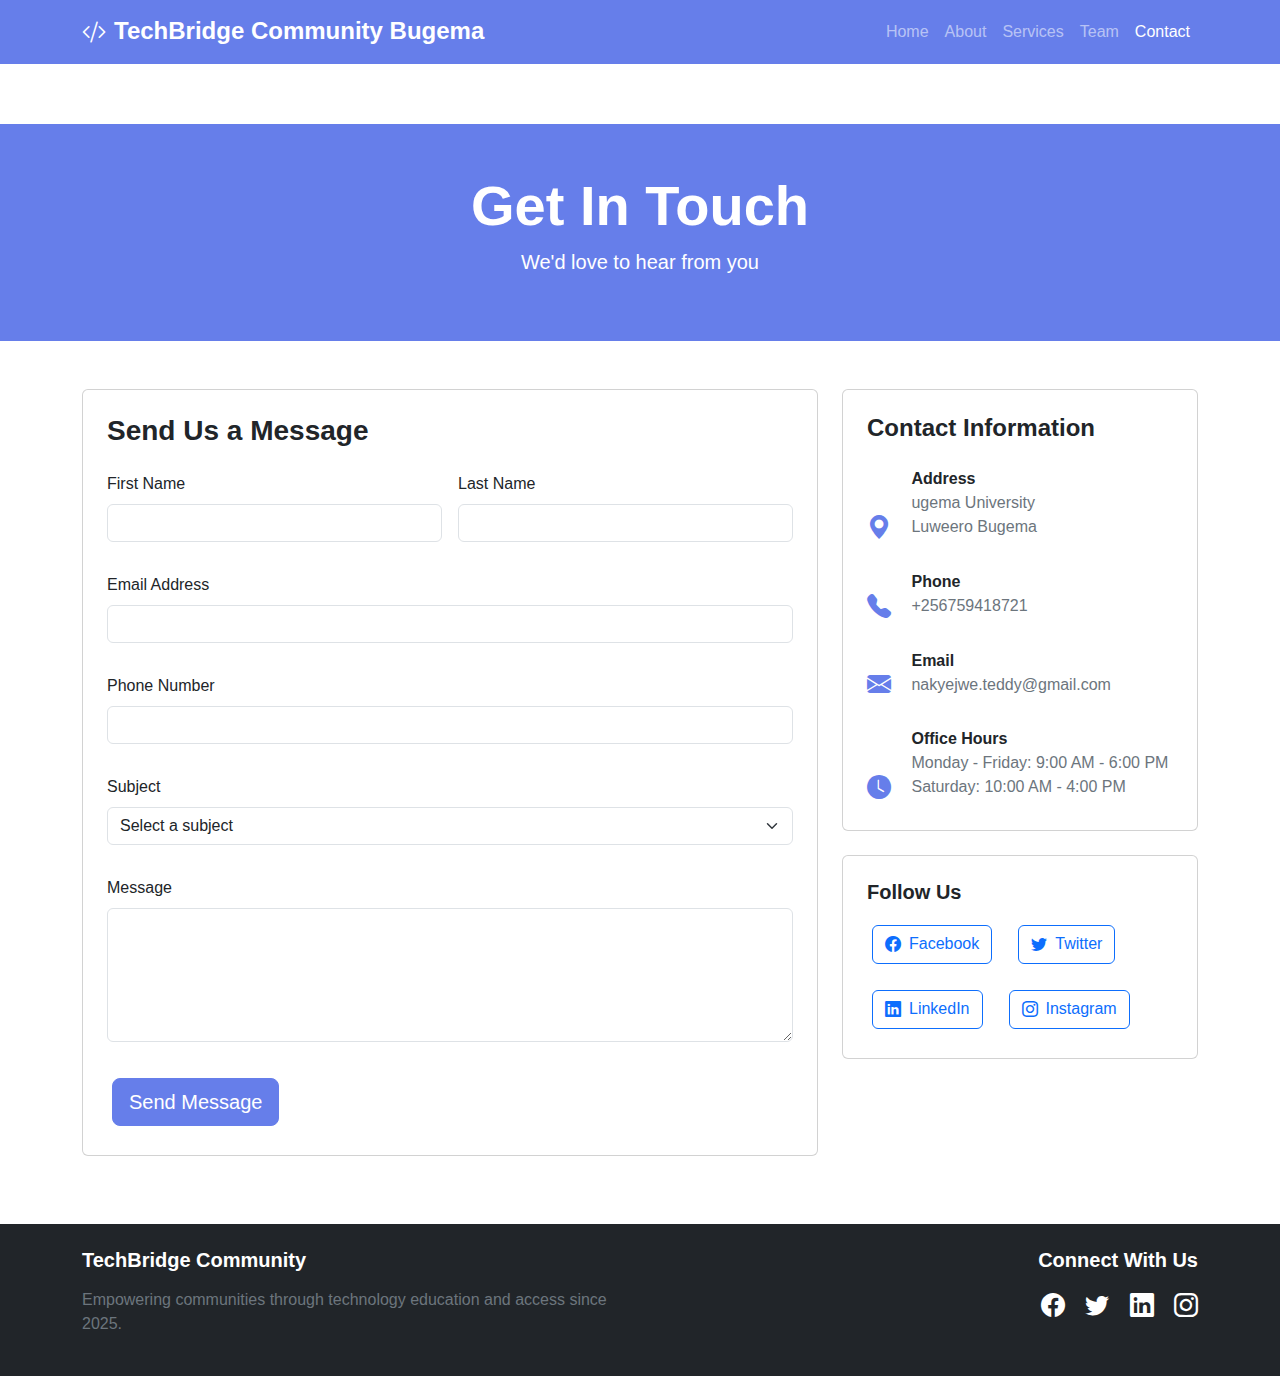
<file: contact.html>
<!DOCTYPE html>
<html lang="en">
<head>
    <meta charset="UTF-8">
    <meta name="viewport" content="width=device-width, initial-scale=1.0">
    <title>Contact Us - TechBridge Community Bugema</title>
    <link href="https://cdn.jsdelivr.net/npm/bootstrap@5.3.0/dist/css/bootstrap.min.css" rel="stylesheet">
    <link rel="stylesheet" href="https://cdn.jsdelivr.net/npm/bootstrap-icons@1.10.0/font/bootstrap-icons.css">
    <link rel="stylesheet" href="styles.css">
</head>
<body>
    <!-- Navigation -->
    <nav class="navbar navbar-expand-lg navbar-dark bg-primary fixed-top">
        <div class="container">
            <a class="navbar-brand fw-bold" href="index.html">
                <i class="bi bi-code-slash me-2"></i>TechBridge Community Bugema
            </a>
            <button class="navbar-toggler" type="button" data-bs-toggle="collapse" data-bs-target="#navbarNav">
                <span class="navbar-toggler-icon"></span>
            </button>
            <div class="collapse navbar-collapse" id="navbarNav">
                <ul class="navbar-nav ms-auto">
                    <li class="nav-item">
                        <a class="nav-link" href="index.html">Home</a>
                    </li>
                    <li class="nav-item">
                        <a class="nav-link" href="about.html">About</a>
                    </li>
                    <li class="nav-item">
                        <a class="nav-link" href="services.html">Services</a>
                    </li>
                    <li class="nav-item">
                        <a class="nav-link" href="team.html">Team</a>
                    </li>
                    <li class="nav-item">
                        <a class="nav-link active" href="contact.html">Contact</a>
                    </li>
                </ul>
            </div>
        </div>
    </nav>

    <!-- Page Header -->
    <section class="page-header bg-primary text-white py-5 mt-5">
        <div class="container">
            <div class="row">
                <div class="col-12 text-center">
                    <h1 class="display-4 fw-bold">Get In Touch</h1>
                    <p class="lead">We'd love to hear from you</p>
                </div>
            </div>
        </div>
    </section>

    <!-- Contact Section -->
    <section class="py-5">
        <div class="container">
            <div class="row g-4">
                <!-- Contact Form -->
                <div class="col-lg-8">
                    <div class="card">
                        <div class="card-body p-4">
                            <h3 class="fw-bold mb-4">Send Us a Message</h3>
                            <form>
                                <div class="row g-3">
                                    <div class="col-md-6">
                                        <label for="firstName" class="form-label">First Name</label>
                                        <input type="text" class="form-control" id="firstName" required>
                                    </div>
                                    <div class="col-md-6">
                                        <label for="lastName" class="form-label">Last Name</label>
                                        <input type="text" class="form-control" id="lastName" required>
                                    </div>
                                    <div class="col-12">
                                        <label for="email" class="form-label">Email Address</label>
                                        <input type="email" class="form-control" id="email" required>
                                    </div>
                                    <div class="col-12">
                                        <label for="phone" class="form-label">Phone Number</label>
                                        <input type="tel" class="form-control" id="phone">
                                    </div>
                                    <div class="col-12">
                                        <label for="subject" class="form-label">Subject</label>
                                        <select class="form-select" id="subject" required>
                                            <option value="">Select a subject</option>
                                            <option value="enrollment">Course Enrollment</option>
                                            <option value="volunteer">Volunteer Opportunities</option>
                                            <option value="partnership">Partnership Inquiry</option>
                                            <option value="support">Technical Support</option>
                                            <option value="other">Other</option>
                                        </select>
                                    </div>
                                    <div class="col-12">
                                        <label for="message" class="form-label">Message</label>
                                        <textarea class="form-control" id="message" rows="5" required></textarea>
                                    </div>
                                    <div class="col-12">
                                        <button type="submit" class="btn btn-primary btn-lg">Send Message</button>
                                    </div>
                                </div>
                            </form>
                        </div>
                    </div>
                </div>

                <!-- Contact Information -->
                <div class="col-lg-4">
                    <div class="card mb-4">
                        <div class="card-body p-4">
                            <h4 class="fw-bold mb-4">Contact Information</h4>
                            <div class="mb-4">
                                <i class="bi bi-geo-alt-fill text-primary fs-4 me-3"></i>
                                <div class="d-inline-block">
                                    <strong>Address</strong><br>
                                    <span class="text-muted">ugema University<br>Luweero Bugema</span>
                                </div>
                            </div>
                            <div class="mb-4">
                                <i class="bi bi-telephone-fill text-primary fs-4 me-3"></i>
                                <div class="d-inline-block">
                                    <strong>Phone</strong><br>
                                    <span class="text-muted">+256759418721</span>
                                </div>
                            </div>
                            <div class="mb-4">
                                <i class="bi bi-envelope-fill text-primary fs-4 me-3"></i>
                                <div class="d-inline-block">
                                    <strong>Email</strong><br>
                                    <span class="text-muted">nakyejwe.teddy@gmail.com</span>
                                </div>
                            </div>
                            <div>
                                <i class="bi bi-clock-fill text-primary fs-4 me-3"></i>
                                <div class="d-inline-block">
                                    <strong>Office Hours</strong><br>
                                    <span class="text-muted">Monday - Friday: 9:00 AM - 6:00 PM<br>Saturday: 10:00 AM - 4:00 PM</span>
                                </div>
                            </div>
                        </div>
                    </div>

                    <div class="card">
                        <div class="card-body p-4">
                            <h5 class="fw-bold mb-3">Follow Us</h5>
                            <div class="d-flex gap-3">
                                <a href="#" class="btn btn-outline-primary"><i class="bi bi-facebook me-2"></i>Facebook</a>
                                <a href="#" class="btn btn-outline-primary"><i class="bi bi-twitter me-2"></i>Twitter</a>
                            </div>
                            <div class="d-flex gap-3 mt-3">
                                <a href="#" class="btn btn-outline-primary"><i class="bi bi-linkedin me-2"></i>LinkedIn</a>
                                <a href="#" class="btn btn-outline-primary"><i class="bi bi-instagram me-2"></i>Instagram</a>
                            </div>
                        </div>
                    </div>
                </div>
            </div>
        </div>
    </section>

    <!-- Footer -->
    <footer class="bg-dark text-white py-4">
        <div class="container">
            <div class="row">
                <div class="col-md-6 mb-3 mb-md-0">
                    <h5 class="fw-bold mb-3">TechBridge Community</h5>
                    <p class="text-muted">Empowering communities through technology education and access since 2025.</p>
                </div>
                <div class="col-md-6 text-md-end">
                    <h5 class="fw-bold mb-3">Connect With Us</h5>
                    <a href="#" class="text-white me-3"><i class="bi bi-facebook fs-4"></i></a>
                    <a href="#" class="text-white me-3"><i class="bi bi-twitter fs-4"></i></a>
                    <a href="#" class="text-white me-3"><i class="bi bi-linkedin fs-4"></i></a>
                    <a href="#" class="text-white"><i class="bi bi-instagram fs-4"></i></a>
                </div>
            </div>
        </div>
    </footer>

    <script src="https://cdn.jsdelivr.net/npm/bootstrap@5.3.0/dist/js/bootstrap.bundle.min.js"></script>
</body>
</html>
</file>
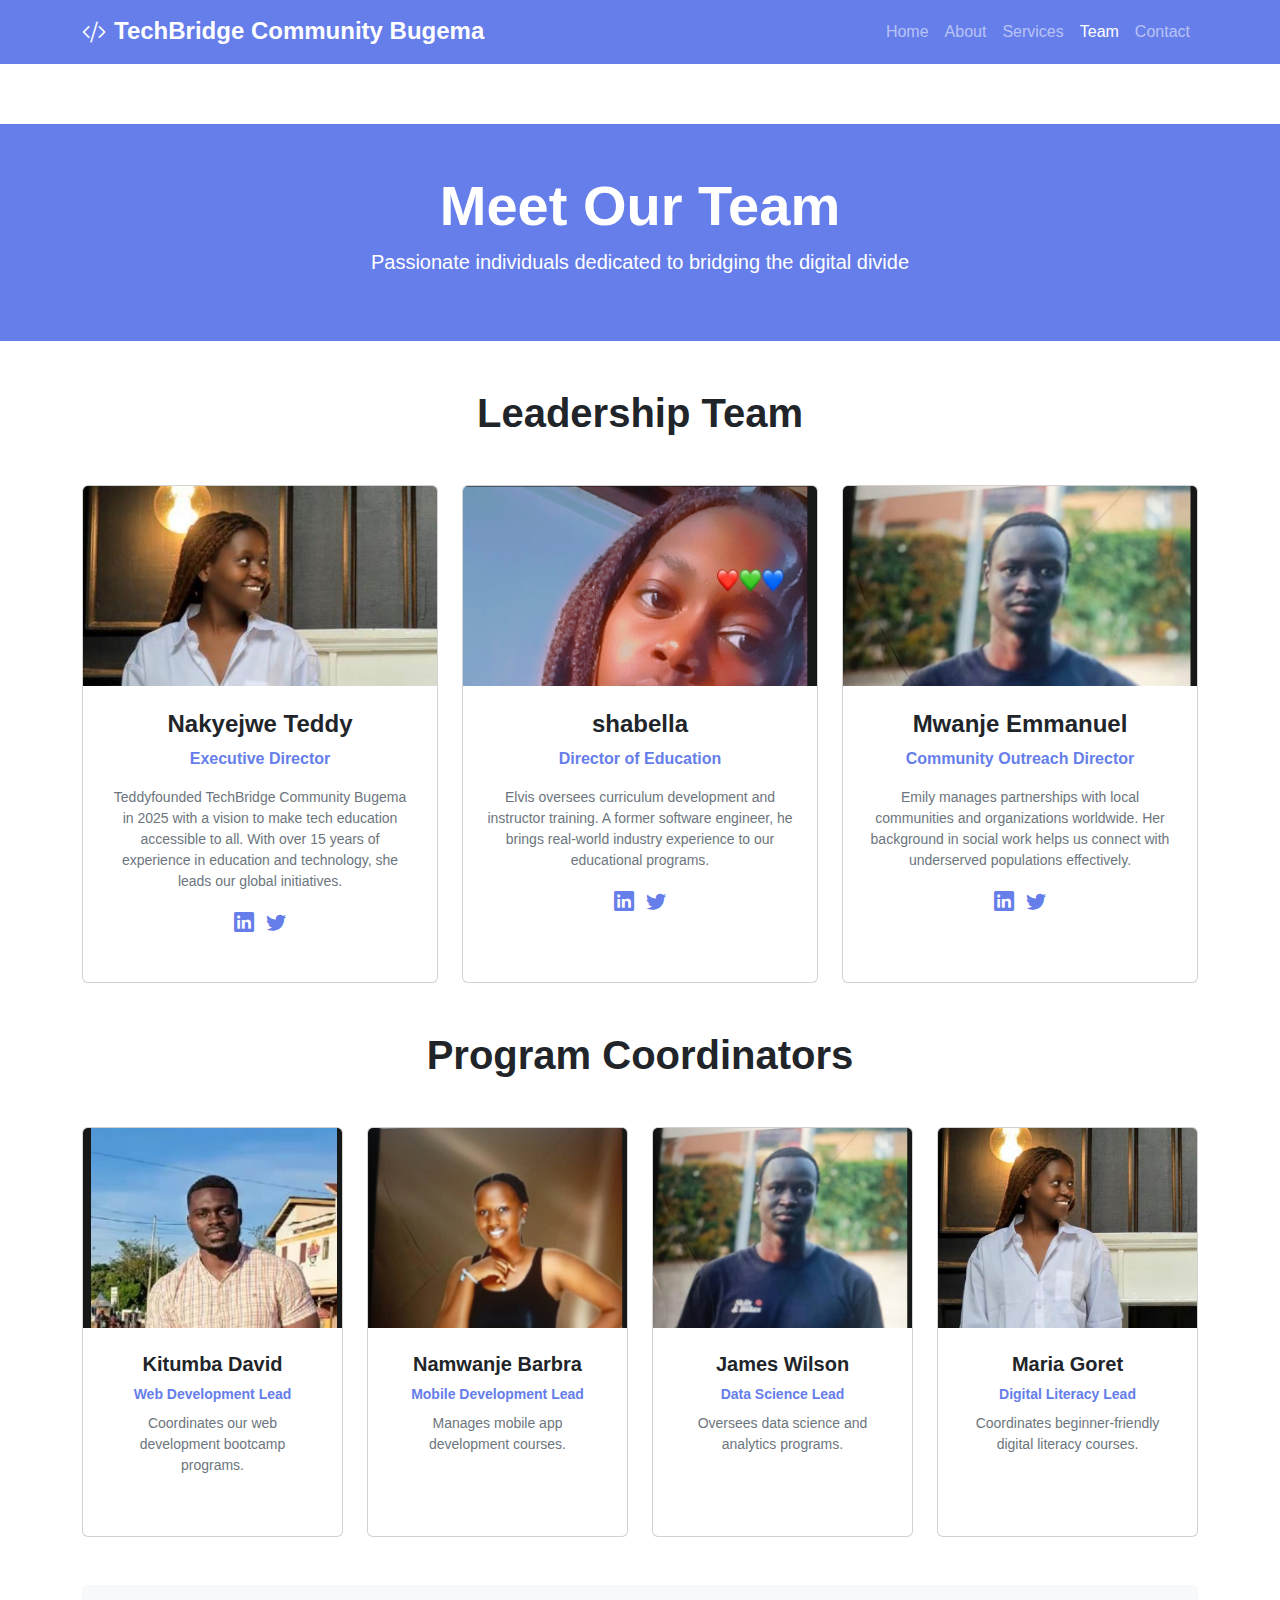
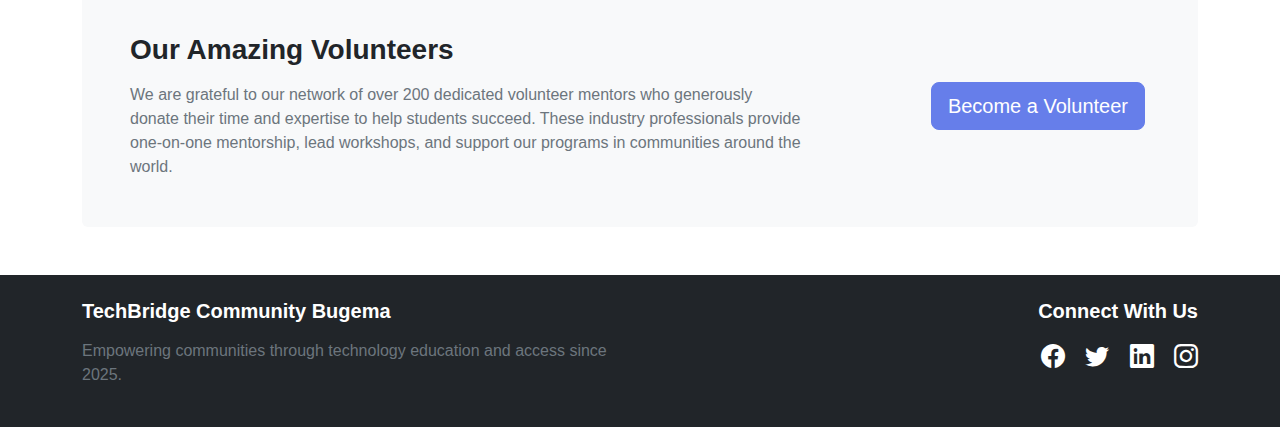
<file: team.html>
<!DOCTYPE html>
<html lang="en">
<head>
    <meta charset="UTF-8">
    <meta name="viewport" content="width=device-width, initial-scale=1.0">
    <title>Our Team - TechBridge Community Bugema</title>
    <link href="https://cdn.jsdelivr.net/npm/bootstrap@5.3.0/dist/css/bootstrap.min.css" rel="stylesheet">
    <link rel="stylesheet" href="https://cdn.jsdelivr.net/npm/bootstrap-icons@1.10.0/font/bootstrap-icons.css">
    <link rel="stylesheet" href="styles.css">
</head>
<body>
    <!-- Navigation -->
    <nav class="navbar navbar-expand-lg navbar-dark bg-primary fixed-top">
        <div class="container">
            <a class="navbar-brand fw-bold" href="index.html">
                <i class="bi bi-code-slash me-2"></i>TechBridge Community Bugema
            </a>
            <button class="navbar-toggler" type="button" data-bs-toggle="collapse" data-bs-target="#navbarNav">
                <span class="navbar-toggler-icon"></span>
            </button>
            <div class="collapse navbar-collapse" id="navbarNav">
                <ul class="navbar-nav ms-auto">
                    <li class="nav-item">
                        <a class="nav-link" href="index.html">Home</a>
                    </li>
                    <li class="nav-item">
                        <a class="nav-link" href="about.html">About</a>
                    </li>
                    <li class="nav-item">
                        <a class="nav-link" href="services.html">Services</a>
                    </li>
                    <li class="nav-item">
                        <a class="nav-link active" href="team.html">Team</a>
                    </li>
                    <li class="nav-item">
                        <a class="nav-link" href="contact.html">Contact</a>
                    </li>
                </ul>
            </div>
        </div>
    </nav>

    <!-- Page Header -->
    <section class="page-header bg-primary text-white py-5 mt-5">
        <div class="container">
            <div class="row">
                <div class="col-12 text-center">
                    <h1 class="display-4 fw-bold">Meet Our Team</h1>
                    <p class="lead">Passionate individuals dedicated to bridging the digital divide</p>
                </div>
            </div>
        </div>
    </section>

    <!-- Leadership Team -->
    <section class="py-5">
        <div class="container">
            <h2 class="display-6 fw-bold text-center mb-5">Leadership Team</h2>
            <div class="row g-4 mb-5">
                <div class="col-lg-4 col-md-6">
                    <div class="card h-100 text-center">
                        <img src="teddy.jpeg" class="card-img-top" alt="Nakyejwe Teddy">
                        <div class="card-body p-4">
                            <h4 class="fw-bold mb-2">Nakyejwe Teddy</h4>
                            <p class="text-primary fw-semibold mb-3">Executive Director</p>
                            <p class="text-muted small">Teddyfounded TechBridge Community Bugema in 2025 with a vision to make tech education accessible to all. With over 15 years of experience in education and technology, she leads our global initiatives.</p>
                            <div class="mt-3">
                                <a href="#" class="text-primary me-2"><i class="bi bi-linkedin fs-5"></i></a>
                                <a href="#" class="text-primary"><i class="bi bi-twitter fs-5"></i></a>
                            </div>
                        </div>
                    </div>
                </div>
                <div class="col-lg-4 col-md-6">
                    <div class="card h-100 text-center">
                        <img src="image copy 5.png" class="card-img-top" alt="shabella">
                        <div class="card-body p-4">
                            <h4 class="fw-bold mb-2">shabella</h4>
                            <p class="text-primary fw-semibold mb-3">Director of Education</p>
                            <p class="text-muted small">Elvis oversees curriculum development and instructor training. A former software engineer, he brings real-world industry experience to our educational programs.</p>
                            <div class="mt-3">
                                <a href="#" class="text-primary me-2"><i class="bi bi-linkedin fs-5"></i></a>
                                <a href="#" class="text-primary"><i class="bi bi-twitter fs-5"></i></a>
                            </div>
                        </div>
                    </div>
                </div>
                <div class="col-lg-4 col-md-6">
                    <div class="card h-100 text-center">
                        <img src="image copy.png" class="card-img-top" alt="Mwanje Emmanuel">
                        <div class="card-body p-4">
                            <h4 class="fw-bold mb-2">Mwanje Emmanuel</h4>
                            <p class="text-primary fw-semibold mb-3">Community Outreach Director</p>
                            <p class="text-muted small">Emily manages partnerships with local communities and organizations worldwide. Her background in social work helps us connect with underserved populations effectively.</p>
                            <div class="mt-3">
                                <a href="#" class="text-primary me-2"><i class="bi bi-linkedin fs-5"></i></a>
                                <a href="#" class="text-primary"><i class="bi bi-twitter fs-5"></i></a>
                            </div>
                        </div>
                    </div>
                </div>
            </div>

            <!-- Program Coordinators -->
            <h2 class="display-6 fw-bold text-center mb-5">Program Coordinators</h2>
            <div class="row g-4 mb-5">
                <div class="col-lg-3 col-md-6">
                    <div class="card h-100 text-center">
                        <img src="image copy 4.png" class="card-img-top" alt="Namwanje Barbra">
                        <div class="card-body p-4">
                            <h5 class="fw-bold mb-2">Kitumba David</h5>
                            <p class="text-primary fw-semibold mb-2 small">Web Development Lead</p>
                            <p class="text-muted small">Coordinates our web development bootcamp programs.</p>
                        </div>
                    </div>
                </div>
                <div class="col-lg-3 col-md-6">
                    <div class="card h-100 text-center">
                        <img src="image copy 2.png" class="card-img-top" alt="Namwanje Barbra">
                        <div class="card-body p-4">
                            <h5 class="fw-bold mb-2">Namwanje Barbra</h5>
                            <p class="text-primary fw-semibold mb-2 small">Mobile Development Lead</p>
                            <p class="text-muted small">Manages mobile app development courses.</p>
                        </div>
                    </div>
                </div>
                <div class="col-lg-3 col-md-6">
                    <div class="card h-100 text-center">
                        <img src="image copy.png" class="card-img-top" alt="James Wilson">
                        <div class="card-body p-4">
                            <h5 class="fw-bold mb-2">James Wilson</h5>
                            <p class="text-primary fw-semibold mb-2 small">Data Science Lead</p>
                            <p class="text-muted small">Oversees data science and analytics programs.</p>
                        </div>
                    </div>
                </div>
                <div class="col-lg-3 col-md-6">
                    <div class="card h-100 text-center">
                        <img src="teddy.jpeg" class="card-img-top" alt="Maria Goret">
                        <div class="card-body p-4">
                            <h5 class="fw-bold mb-2">Maria Goret</h5>
                            <p class="text-primary fw-semibold mb-2 small">Digital Literacy Lead</p>
                            <p class="text-muted small">Coordinates beginner-friendly digital literacy courses.</p>
                        </div>
                    </div>
                </div>
            </div>

            <!-- Volunteers Section -->
            <div class="bg-light p-5 rounded">
                <div class="row align-items-center">
                    <div class="col-lg-8">
                        <h3 class="fw-bold mb-3">Our Amazing Volunteers</h3>
                        <p class="text-muted mb-0">We are grateful to our network of over 200 dedicated volunteer mentors who generously donate their time and expertise to help students succeed. These industry professionals provide one-on-one mentorship, lead workshops, and support our programs in communities around the world.</p>
                    </div>
                    <div class="col-lg-4 text-lg-end mt-4 mt-lg-0">
                        <a href="contact.html" class="btn btn-primary btn-lg">Become a Volunteer</a>
                    </div>
                </div>
            </div>
        </div>
    </section>

    <!-- Footer -->
    <footer class="bg-dark text-white py-4">
        <div class="container">
            <div class="row">
                <div class="col-md-6 mb-3 mb-md-0">
                    <h5 class="fw-bold mb-3">TechBridge Community Bugema</h5>
                    <p class="text-muted">Empowering communities through technology education and access since 2025.</p>
                </div>
                <div class="col-md-6 text-md-end">
                    <h5 class="fw-bold mb-3">Connect With Us</h5>
                    <a href="#" class="text-white me-3"><i class="bi bi-facebook fs-4"></i></a>
                    <a href="#" class="text-white me-3"><i class="bi bi-twitter fs-4"></i></a>
                    <a href="#" class="text-white me-3"><i class="bi bi-linkedin fs-4"></i></a>
                    <a href="#" class="text-white"><i class="bi bi-instagram fs-4"></i></a>
                </div>
            </div>
        </div>
    </footer>

    <script src="https://cdn.jsdelivr.net/npm/bootstrap@5.3.0/dist/js/bootstrap.bundle.min.js"></script>
</body>
</html>
</file>
<file: styles.css>
/* Custom Styles for TechBridge Community Bugema Website */

/* Global Styles */
body {
    font-family: 'Segoe UI', Tahoma, Geneva, Verdana, sans-serif;
    padding-top: 76px; /* Account for fixed navbar */
}

/* Hero Section */
.hero-section {
    background-color: #f8f9fa;
    padding: 60px 0;
}

/* Page Header */
.page-header {
    padding-top: 100px;
    padding-bottom: 60px;
}

/* Cards */
.card {
    margin-bottom: 20px;
}

.card-img-top {
    height: 200px;
    object-fit: cover;
    object-position: top;
}

/* Navigation */
.navbar-brand {
    font-size: 1.5rem;
}

/* Buttons */
.btn {
    margin: 5px;
}

/* Footer */
footer a {
    text-decoration: none;
}

/* Form Styles */
.form-control, .form-select {
    margin-bottom: 15px;
}

/* Icons */
.bi {
    vertical-align: middle;
}

/* Responsive adjustments */
@media (max-width: 768px) {
    .hero-section {
        text-align: center;
        padding: 2rem 0;
    }
    
    .display-4 {
        font-size: 2rem;
    }
    
    .display-5 {
        font-size: 1.75rem;
    }
    
    .display-6 {
        font-size: 1.5rem;
    }
}


/* Section spacing */
section {
    padding-top: 3rem;
    padding-bottom: 3rem;
}

/* Text utilities */
.text-muted {
    color: #6c757d !important;
}

/* Primary color override */
.bg-primary {
    background-color: #667eea !important;
}

.btn-primary {
    background-color: #667eea;
    border-color: #667eea;
}

.btn-primary:hover {
    background-color: #5568d3;
    border-color: #5568d3;
}

.text-primary {
    color: #667eea !important;
}
</file>
